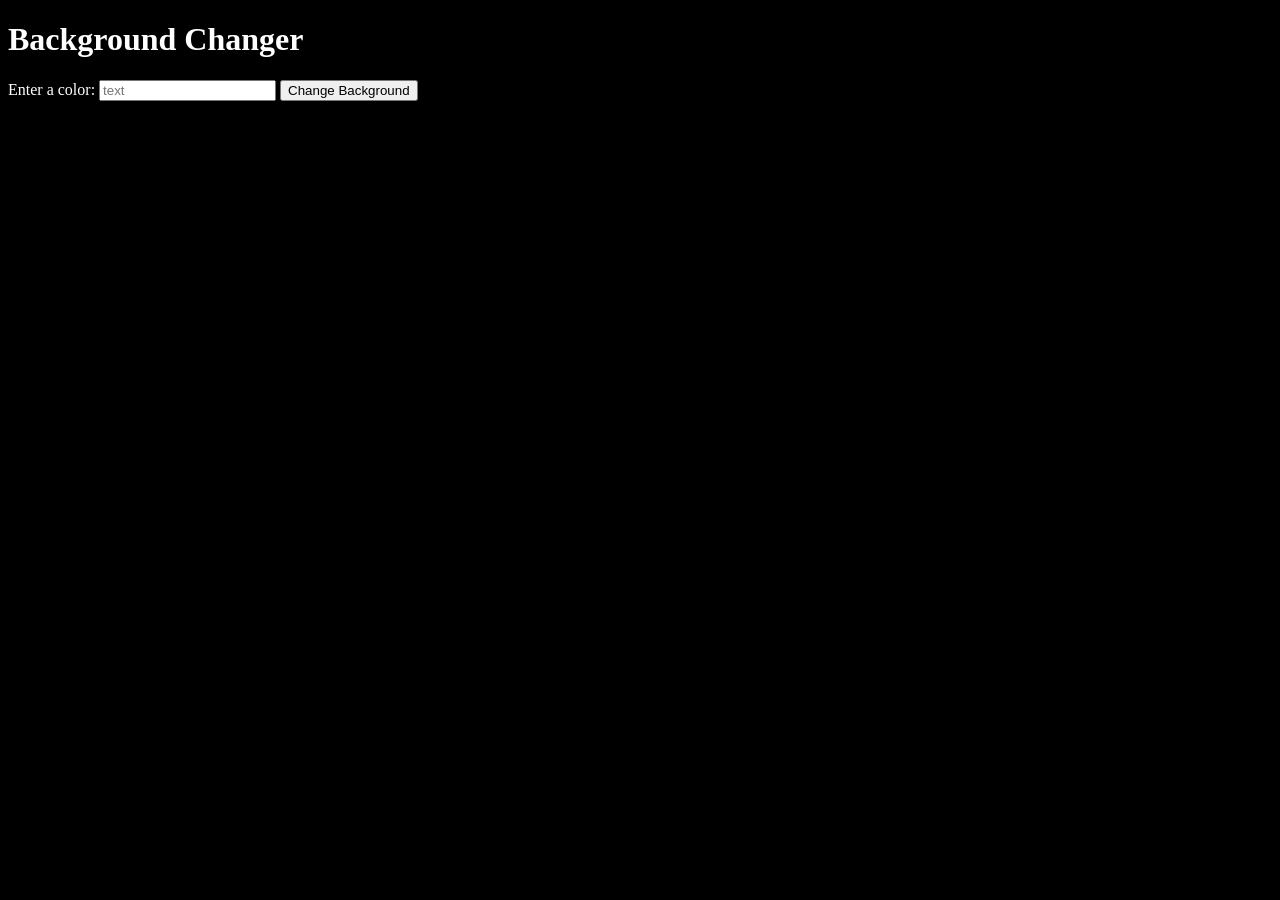
<file: calculator/backgroundcolor/index.html>
<!DOCTYPE html>
<html lang="en">
<head>
    <meta charset="UTF-8">
    <meta name="viewport" content="width=device-width, initial-scale=1.0">
     <link rel="stylesheet" href="style.css">
    <title>background changer</title>
</head>
<body>
    <div class="inputContainer">
        <h1>Background Changer</h1>
        <label for="colorInput">Enter a color:</label>
        <input type="text" id="colorInput" placeholder="text">
        <button>Change Background</button>
    </div>
    <p class="error">input is required</p>

   <script src="app.js"></script>
</body>
</html>
</file>
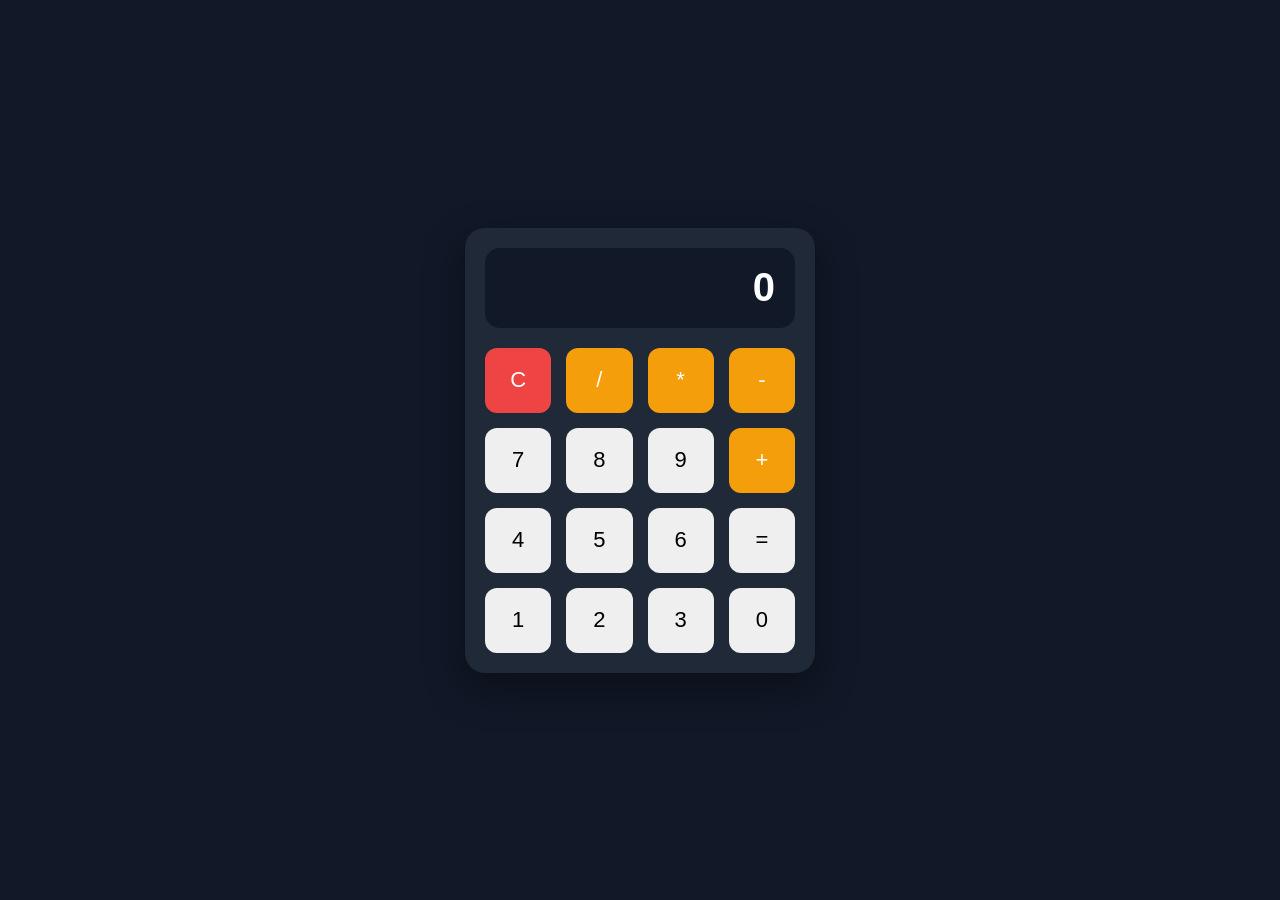
<file: calculator/calculator.html>
<!DOCTYPE html>
<html lang="en">
<head>
    <meta charset="UTF-8">
    <meta name="viewport" content="width=device-width, initial-scale=1.0">
    <title>Calculator</title>

    <link rel="stylesheet" href="calculator.css">
</head>
<body>

<main class="calculator">

    <div class="display">
        <h1 id="display">0</h1>
    </div>

    <div class="buttons">

        <button class="clear">C</button>

        <button class="operator">/</button>

        <button class="operator">*</button>

        <button class="operator">-</button>

        <button class="digit">7</button>

        <button class="digit">8</button>

        <button class="digit">9</button>

        <button class="operator">+</button>

        <button class="digit">4</button>

        <button class="digit">5</button>

        <button class="digit">6</button>

        <button class="equals">=</button>

        <button class="digit">1</button>

        <button class="digit">2</button>

        <button class="digit">3</button>

        <button class="digit">0</button>

    </div>

</main>

<script src="calculator.js"></script>

</body>
</html>
</file>
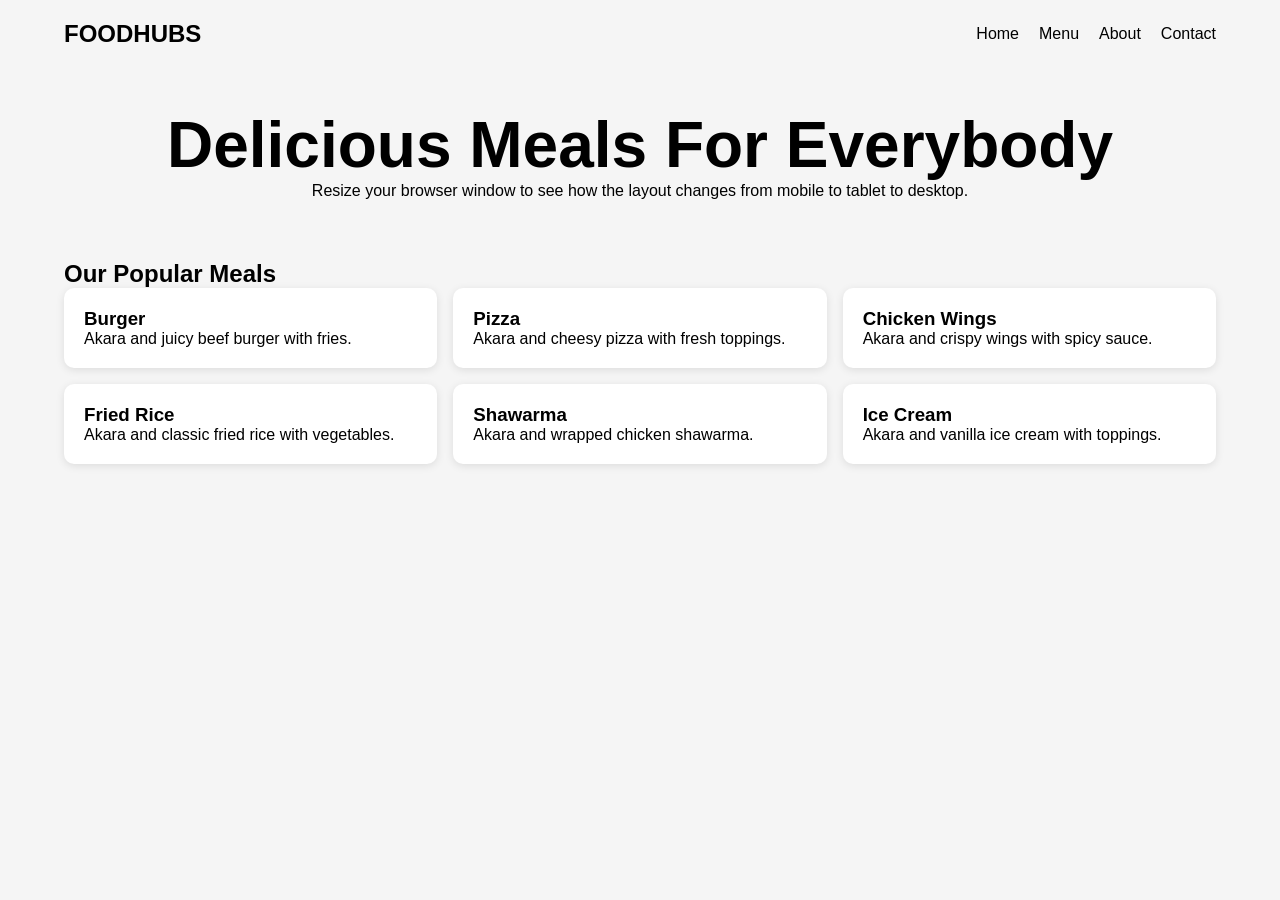
<file: food/food.html>
<!DOCTYPE html>
<html lang="en">
<head>
    <meta charset="UTF-8">
    <meta name="viewport" content="width=device-width, initial-scale=1.0">
    <title>Responsive Restaurant Menu</title>
    <link rel="stylesheet" href="food.css">
</head>
<body>

    <!-- HEADER -->
    <header>
        <nav class="container">
            <h2 class="f">FoodHub</h2>

            <!-- Hamburger icon for mobile -->
            <div class="hamburger">
                ☰
            </div>

            <!-- Desktop Navigation -->
            <ul class="nav-links">
                <li><a href="#">Home</a></li>
                <li><a href="#">Menu</a></li>
                <li><a href="#">About</a></li>
                <li><a href="#">Contact</a></li>
            </ul>
        </nav>
    </header>

    <!-- HERO SECTION -->
    <section class="hero container">
        <h1 class="d">Delicious Meals For Everyone</h1>
        <p>
            Resize your browser window to see how the layout
            changes from mobile to tablet to desktop.
        </p>
    </section>

    <!-- MENU GRID -->
    <section class="container">
        <h2>Our Popular Meals</h2>

        <div class="menu-grid">

            <div class="card">
                <h3>Burger</h3>
                <p class="akara">Juicy beef burger with fries.</p>
            </div>

            <div class="card">
                <h3>Pizza</h3>
                <p class="akara">Cheesy pizza with fresh toppings.</p>
            </div>

            <div class="card">
                <h3>Chicken Wings</h3>
                <p class="akara">Crispy wings with spicy sauce.</p>
            </div>

            <div class="card">
                <h3>Fried Rice</h3>
                <p class="akara">Classic fried rice with vegetables.</p>
            </div>

            <div class="card">
                <h3>Shawarma</h3>
                <p class="akara">Wrapped chicken shawarma.</p>
            </div>

            <div class="card">
                <h3>Ice Cream</h3>
                <p class="akara">Vanilla ice cream with toppings.</p>
            </div>

        </div>
    </section>
<script src="food.js"></script>
</body>
</html>
</file>
<file: calculator/backgroundcolor/style.css>
body{
    background-color: black;
    color: white;
}

.error{
    color: red;
    font-size: 12px;
    display: none;
}
</file>
<file: calculator/calculator.css>
*{
    margin:0;
    padding:0;
    box-sizing:border-box;
}

body{
    background:#111827;
    display:flex;
    justify-content:center;
    align-items:center;
    height:100vh;
    font-family:Arial, Helvetica, sans-serif;
}

.calculator{
    width:350px;
    background:#1f2937;
    padding:20px;
    border-radius:20px;
    box-shadow:0 15px 40px rgba(0,0,0,.4);
}

.display{
    background:#111827;
    color:white;
    height:80px;
    display:flex;
    justify-content:flex-end;
    align-items:center;
    padding:20px;
    border-radius:15px;
    margin-bottom:20px;
}

.display h1{
    font-size:40px;
}

.buttons{
    display:grid;
    grid-template-columns:repeat(4,1fr);
    gap:15px;
}

button{
    height:65px;
    border:none;
    border-radius:12px;
    font-size:22px;
    cursor:pointer;
    transition:.2s;
}

button:hover{
    transform:scale(.96);
}

.operator{
    background:#f59e0b;
    color:white;
}

.clear{
    background:#ef4444;
    color:white;
}
</file>
<file: food/food.css>
*{
    margin:0;
    padding:0;
    box-sizing:border-box;
}

body{
    font-family:Arial, sans-serif;
    background:#f5f5f5;
}

.container{
    width:90%;
    margin:auto;
    padding:20px 0;
}

nav{
    display:flex;
    justify-content:space-between;
    align-items:center;
}

.nav-links{
    list-style:none;
    gap:20px;
}

.nav-links a{
    text-decoration:none;
    color:black;
}

.hamburger{
    font-size:2rem;
}

.hero{
    text-align:center;
    padding:40px 0;
}

.card{
    background:white;
    padding:20px;
    border-radius:10px;
    box-shadow:0 2px 8px rgba(0,0,0,0.1);
}

/* MOBILE-FIRST MEDIA QUERIES */

/* Base styles - these apply to ALL screens (including mobile) */

.nav-links {
    display: none;
}

.menu-grid {
    display: grid;
    grid-template-columns: 1fr;
    gap: 16px;
}

.hero h1 {
    font-size: 2rem;
}

/* TABLET */
@media (min-width: 768px) {

    .menu-grid {
        grid-template-columns: repeat(2, 1fr);
    }

    .hero h1 {
        font-size: 3rem;
    }
}

/* DESKTOP */
@media (min-width: 1024px) {

    .nav-links {
        display: flex;
    }

    .hamburger{
        display:none;
    }

    .menu-grid {
        grid-template-columns: repeat(3, 1fr);
    }

    .hero h1 {
        font-size: 4rem;
    }
}

/* WIDE DESKTOP */
@media (min-width: 1440px) {

    .container {
        max-width: 1200px;
        margin: 0 auto;
    }
}
</file>
